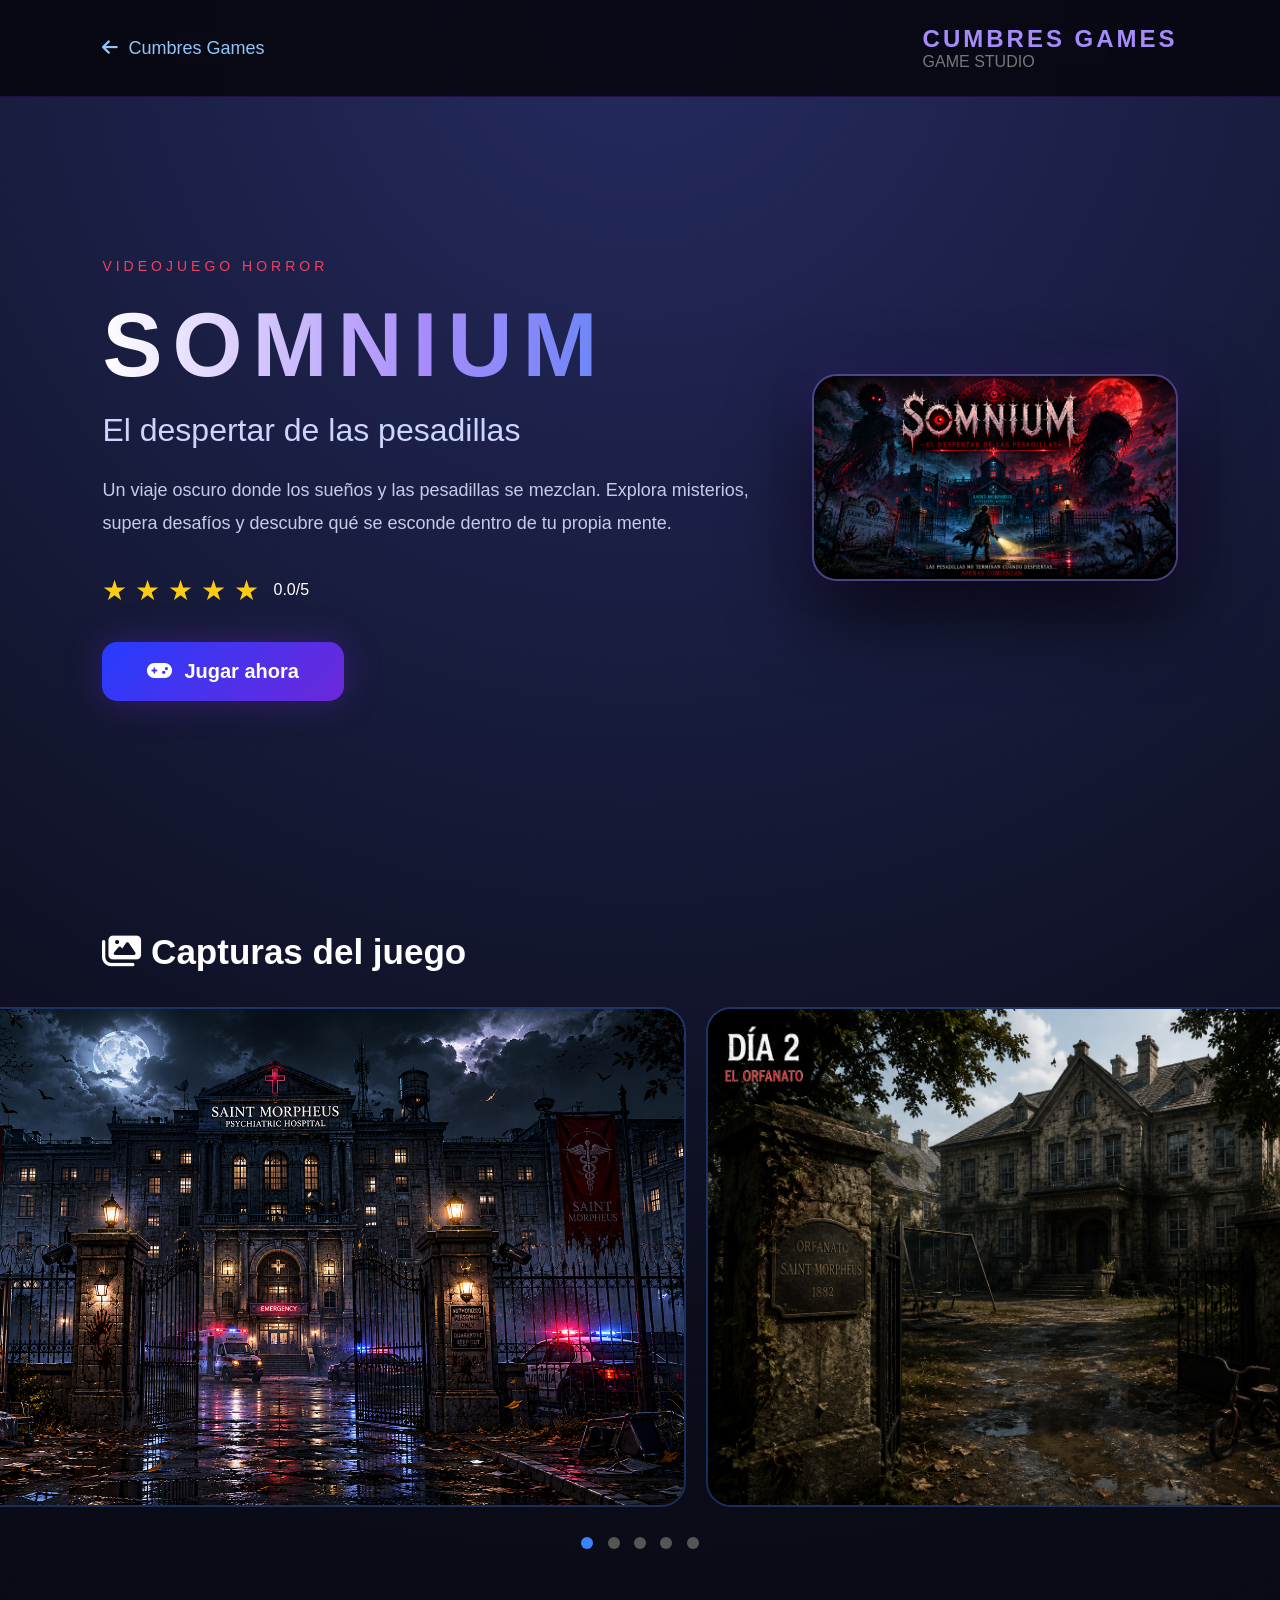
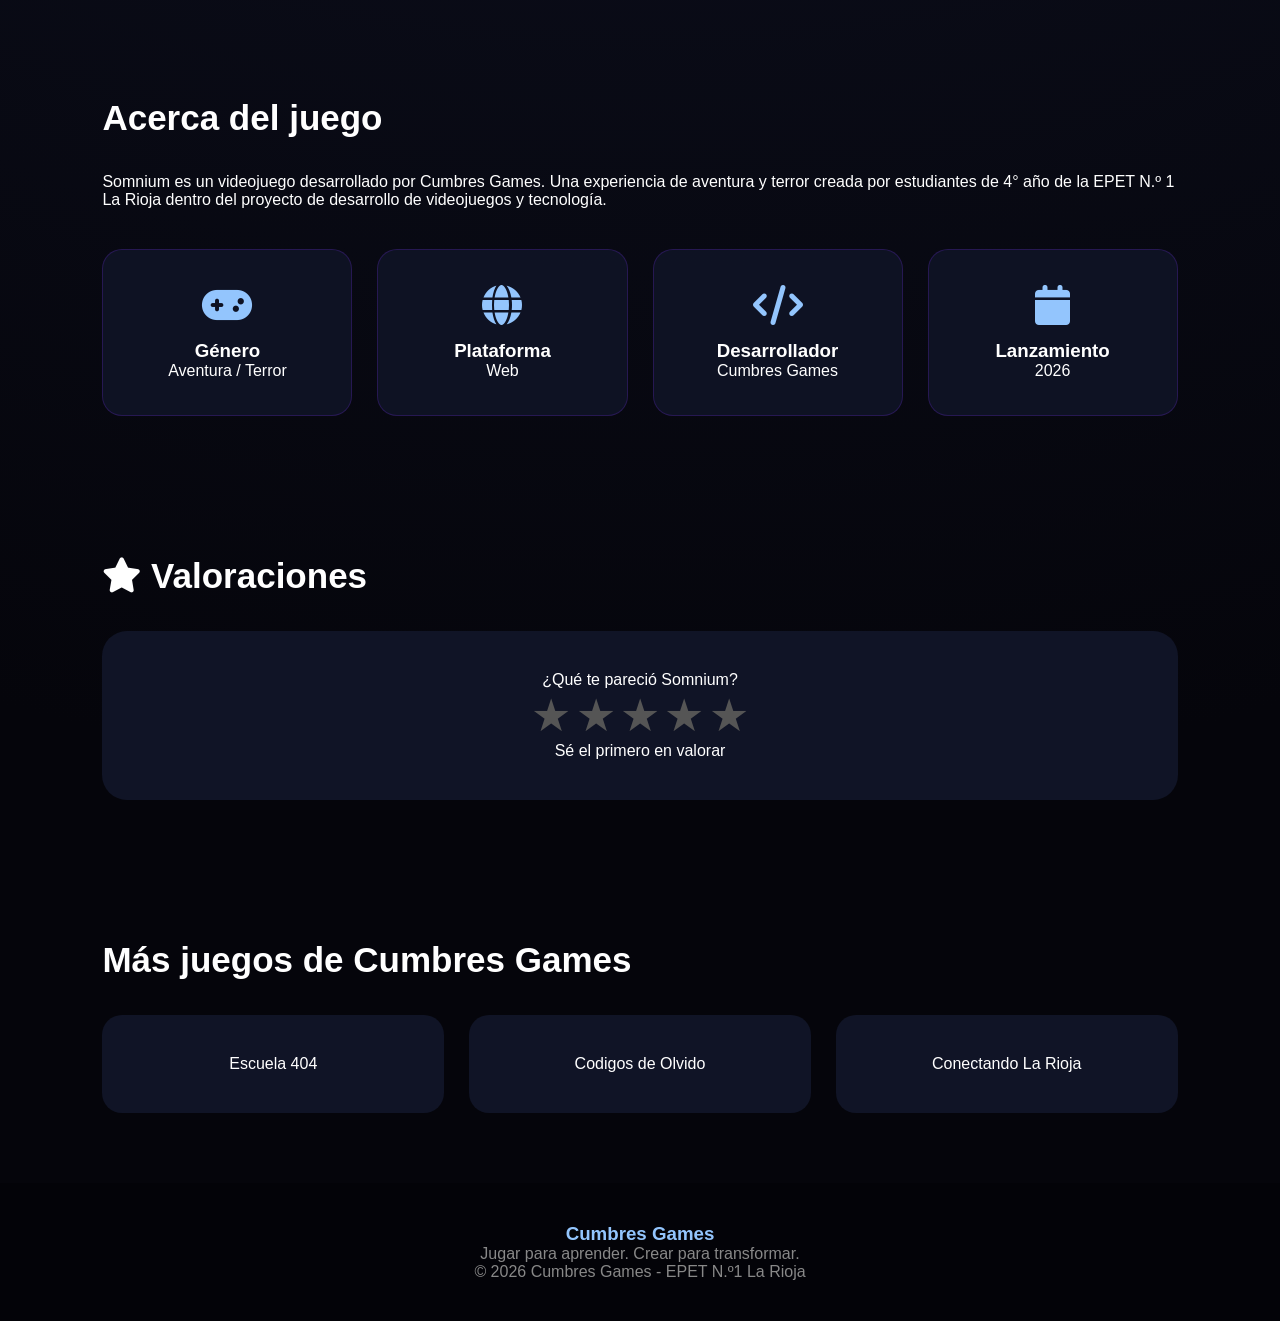
<file: somnium.html>
<!DOCTYPE html>
<html lang="es">

<head>

<meta charset="UTF-8">

<meta name="viewport" content="width=device-width, initial-scale=1.0">

<title>Somnium | Cumbres Games</title>

<link rel="stylesheet" href="somnium.css">

<link rel="stylesheet"
href="https://cdnjs.cloudflare.com/ajax/libs/font-awesome/6.7.2/css/all.min.css">

</head>


<body>


<!-- HEADER -->

<header class="header-juego">

<a href="index.html" class="volver">

<i class="fa-solid fa-arrow-left"></i>

Cumbres Games

</a>


<div class="marca">

<h2>CUMBRES GAMES</h2>

<span> GAME STUDIO</span>

</div>

</header>





<!-- HERO -->

<section class="hero-juego">


<div class="hero-info">


<p class="categoria">
VIDEOJUEGO HORROR
</p>


<h1>
SOMNIUM
</h1>


<h2>
El despertar de las pesadillas
</h2>


<p class="descripcion-corta">

Un viaje oscuro donde los sueños y las pesadillas se mezclan.
Explora misterios, supera desafíos y descubre qué se esconde
dentro de tu propia mente.

</p>



<div class="rating">

<div class="estrellas">

<span>★</span>
<span>★</span>
<span>★</span>
<span>★</span>
<span>★</span>

</div>


<p>
<span id="promedio">0.0</span>/5
</p>


</div>




<a href="https://somniunm.lovable.app/"
target="_blank"
class="btn-jugar">

<i class="fa-solid fa-gamepad"></i>

Jugar ahora

</a>



</div>




<div class="hero-portada">


<img src="PORTADA.png"
alt="Portada Somnium">


</div>



</section>







<!-- GALERIA -->


<section class="galeria">


<h2>

<i class="fa-solid fa-images"></i>

Capturas del juego

</h2>



<div class="visor">


<button id="anterior">

<i class="fa-solid fa-chevron-left"></i>

</button>



<img id="imagenPrincipal"
src="PYE 2.png"
alt="Captura Somnium">

<img id="imagenPrincipal"
src="HOSPITAL.png"
alt="Captura Somnium">

<img id="imagenPrincipal"
src="Orfanato.png"
alt="Captura Somnium">

<img id="imagenPrincipal"
src="Nucleo orinico.png"
alt="Captura Somnium">

<button id="siguiente">

<i class="fa-solid fa-chevron-right"></i>

</button>



</div>




<div class="puntos">


<span class="activo"></span>

<span></span>

<span></span>

<span></span>

<span></span>


</div>


</section>







<!-- INFORMACION -->


<section class="informacion">


<h2>
Acerca del juego
</h2>


<p>

Somnium es un videojuego desarrollado por Cumbres Games.
Una experiencia de aventura y terror creada por estudiantes
de 4° año de la EPET N.º 1 La Rioja dentro del proyecto
de desarrollo de videojuegos y tecnología.

</p>



<div class="info-grid">



<div class="info-card">

<i class="fa-solid fa-gamepad"></i>

<h3>
Género
</h3>

<p>
Aventura / Terror
</p>

</div>




<div class="info-card">

<i class="fa-solid fa-globe"></i>

<h3>
Plataforma
</h3>

<p>
Web
</p>

</div>





<div class="info-card">

<i class="fa-solid fa-code"></i>

<h3>
Desarrollador
</h3>

<p>
Cumbres Games
</p>

</div>





<div class="info-card">

<i class="fa-solid fa-calendar"></i>

<h3>
Lanzamiento
</h3>

<p>
2026
</p>

</div>



</div>



</section>







<!-- RESEÑAS -->


<section class="reseñas">


<h2>

<i class="fa-solid fa-star"></i>

Valoraciones

</h2>



<div class="valoracion-box">


<p>
¿Qué te pareció Somnium?
</p>



<div class="estrellas-votar">


<span data-star="1">★</span>

<span data-star="2">★</span>

<span data-star="3">★</span>

<span data-star="4">★</span>

<span data-star="5">★</span>


</div>


<p id="mensaje-voto">

Sé el primero en valorar

</p>


</div>


</section>







<!-- OTROS JUEGOS -->


<section class="otros-juegos">


<h2>
Más juegos de Cumbres Games
</h2>



<div class="cards-juegos">


<a href="escuela404.html">

Escuela 404

</a>


<a href="codigosdeolvido.html">

Codigos de Olvido

</a>


<a href="conectando.html">

Conectando La Rioja

</a>


</div>



</section>








<footer>


<h3>
Cumbres Games
</h3>


<p>
Jugar para aprender. Crear para transformar.
</p>


<p>
© 2026 Cumbres Games - EPET N.º1 La Rioja
</p>


</footer>





<script src="somnium.js"></script>


</body>

</html>
</file>
<file: somnium.css>
/* =====================================
   SOMNIUM
   EL DESPERTAR DE LAS PESADILLAS
   CUMBRES GAMES
===================================== */


*{
    margin:0;
    padding:0;
    box-sizing:border-box;
}


:root{

    --negro:#05050b;
    --azul-noche:#111936;
    --azul:#263cff;
    --violeta:#6d28d9;
    --rojo:#b91c3c;
    --blanco:#f5f7ff;
    --texto:#c7cbea;
    --panel:#101426;

}



body{

    font-family:"Segoe UI",Arial,sans-serif;

    background:

    radial-gradient(
    circle at top,
    #252b61,
    #0b0d1a 45%,
    #05050b 80%
    );

    color:white;

    overflow-x:hidden;

}






/* ==========================
 HEADER
========================== */


.header-juego{

    width:100%;

    padding:25px 8%;

    display:flex;

    justify-content:space-between;

    align-items:center;


    background:

    rgba(5,5,11,.85);


    backdrop-filter:blur(15px);


    border-bottom:

    1px solid rgba(109,40,217,.25);

}



.volver{

    color:#93c5fd;

    text-decoration:none;

    display:flex;

    align-items:center;

    gap:10px;

    font-size:18px;

    transition:.3s;

}


.volver:hover{

    color:white;

    transform:translateX(-5px);

}






.marca h2{

    color:#a78bfa;

    letter-spacing:3px;

}





.marca span{

    color:#777;

}









/* ==========================
 HERO
========================== */


.hero-juego{

    min-height:85vh;

    padding:80px 8%;


    display:flex;

    justify-content:space-between;

    align-items:center;


    gap:60px;

}





.hero-info{

    max-width:650px;

}






.categoria{

    color:#f43f5e;

    letter-spacing:4px;

    font-size:14px;

    margin-bottom:20px;

}






.hero-info h1{

    font-size:90px;

    letter-spacing:10px;


    background:


    linear-gradient(

    90deg,

    #ffffff,

    #a78bfa,

    #3b82f6

    );


    -webkit-background-clip:text;

    color:transparent;


}







.hero-info h2{

    color:#cbd5ff;

    font-size:32px;

    font-weight:400;


    margin:15px 0 25px;

}







.descripcion-corta{


    color:var(--texto);


    font-size:18px;


    line-height:1.8;


    margin-bottom:35px;


}







/* ==========================
 RATING
========================== */


.rating{

    display:flex;

    align-items:center;

    gap:15px;

    margin-bottom:35px;

}



.estrellas{

    color:#facc15;

    font-size:28px;

}









/* ==========================
 BOTON JUGAR
========================== */


.btn-jugar{


    display:inline-flex;

    align-items:center;


    gap:12px;


    padding:18px 45px;


    border-radius:15px;


    text-decoration:none;


    color:white;


    font-size:20px;


    font-weight:bold;


    background:


    linear-gradient(

    135deg,

    #263cff,

    #6d28d9

    );


    transition:.3s;


    box-shadow:

    0 0 35px rgba(109,40,217,.35);


}



.btn-jugar:hover{


    transform:translateY(-5px);


    background:


    linear-gradient(

    135deg,

    #b91c3c,

    #6d28d9

    );


}









/* ==========================
 PORTADA
========================== */


.hero-portada img{


    width:450px;


    max-width:100%;


    border-radius:25px;



    border:


    2px solid rgba(167,139,250,.35);



    box-shadow:



    0 30px 80px rgba(0,0,0,.8),


    0 0 40px rgba(109,40,217,.25);



    transition:.5s;


}




.hero-portada img:hover{


    transform:scale(1.04);


}









/* ==========================
 GALERIA
========================== */


.galeria,
.informacion,
.reseñas,
.otros-juegos{


    padding:70px 8%;


}






.galeria h2,
.informacion h2,
.reseñas h2,
.otros-juegos h2{


    font-size:35px;


    margin-bottom:35px;


}






.visor{


    display:flex;


    justify-content:center;


    align-items:center;


    gap:20px;


}





.visor img{


    width:80%;


    max-width:900px;


    height:500px;


    object-fit:cover;



    border-radius:25px;



    border:


    2px solid rgba(59,130,246,.3);



    transition:.4s;


}







.visor button{


    width:55px;


    height:55px;


    border:none;


    border-radius:50%;



    background:#6d28d9;


    color:white;


    cursor:pointer;


    font-size:22px;


}



.visor button:hover{


    background:#b91c3c;


    transform:scale(1.1);


}







.puntos{


    text-align:center;


    margin-top:25px;


}




.puntos span{


    width:12px;


    height:12px;


    display:inline-block;


    background:#555;


    border-radius:50%;


    margin:5px;


}




.puntos .activo{


    background:#3b82f6;


}









/* ==========================
 INFORMACION
========================== */


.info-grid{


    margin-top:40px;


    display:grid;


    grid-template-columns:


    repeat(auto-fit,minmax(220px,1fr));


    gap:25px;


}





.info-card{


    background:


    rgba(16,20,38,.9);



    padding:35px;



    border-radius:20px;



    text-align:center;



    border:


    1px solid rgba(109,40,217,.25);



    transition:.3s;


}




.info-card:hover{


    transform:translateY(-10px);


    background:#171b35;


}




.info-card i{


    color:#93c5fd;


    font-size:40px;


    margin-bottom:15px;


}









/* ==========================
 RESEÑAS
========================== */


.valoracion-box{


    background:#101426;


    padding:40px;


    border-radius:25px;


    text-align:center;


}





.estrellas-votar span{


    font-size:45px;


    color:#555;


    cursor:pointer;


}





.estrellas-votar span:hover,


.estrellas-votar span.activa{


    color:#facc15;


}









/* ==========================
 OTROS JUEGOS
========================== */


.cards-juegos{


    display:grid;


    grid-template-columns:


    repeat(auto-fit,minmax(220px,1fr));


    gap:25px;


}





.cards-juegos a{


    background:#101426;


    padding:40px;


    border-radius:20px;


    color:white;


    text-decoration:none;


    text-align:center;


    transition:.3s;


}





.cards-juegos a:hover{


    background:


    linear-gradient(

    135deg,

    #263cff,

    #6d28d9

    );


    transform:translateY(-8px);


}









/* ==========================
 FOOTER
========================== */


footer{


    background:#030308;


    padding:40px;


    text-align:center;


    color:#888;


}



footer h3{


    color:#93c5fd;


}









/* ==========================
 CELULAR
========================== */


@media(max-width:900px){


.header-juego{


    flex-direction:column;


    gap:20px;


}



.hero-juego{


    flex-direction:column-reverse;


    text-align:center;


}




.hero-info h1{


    font-size:50px;


}



.hero-info h2{


    font-size:24px;


}



.visor img{


    height:250px;


}


}
</file>
